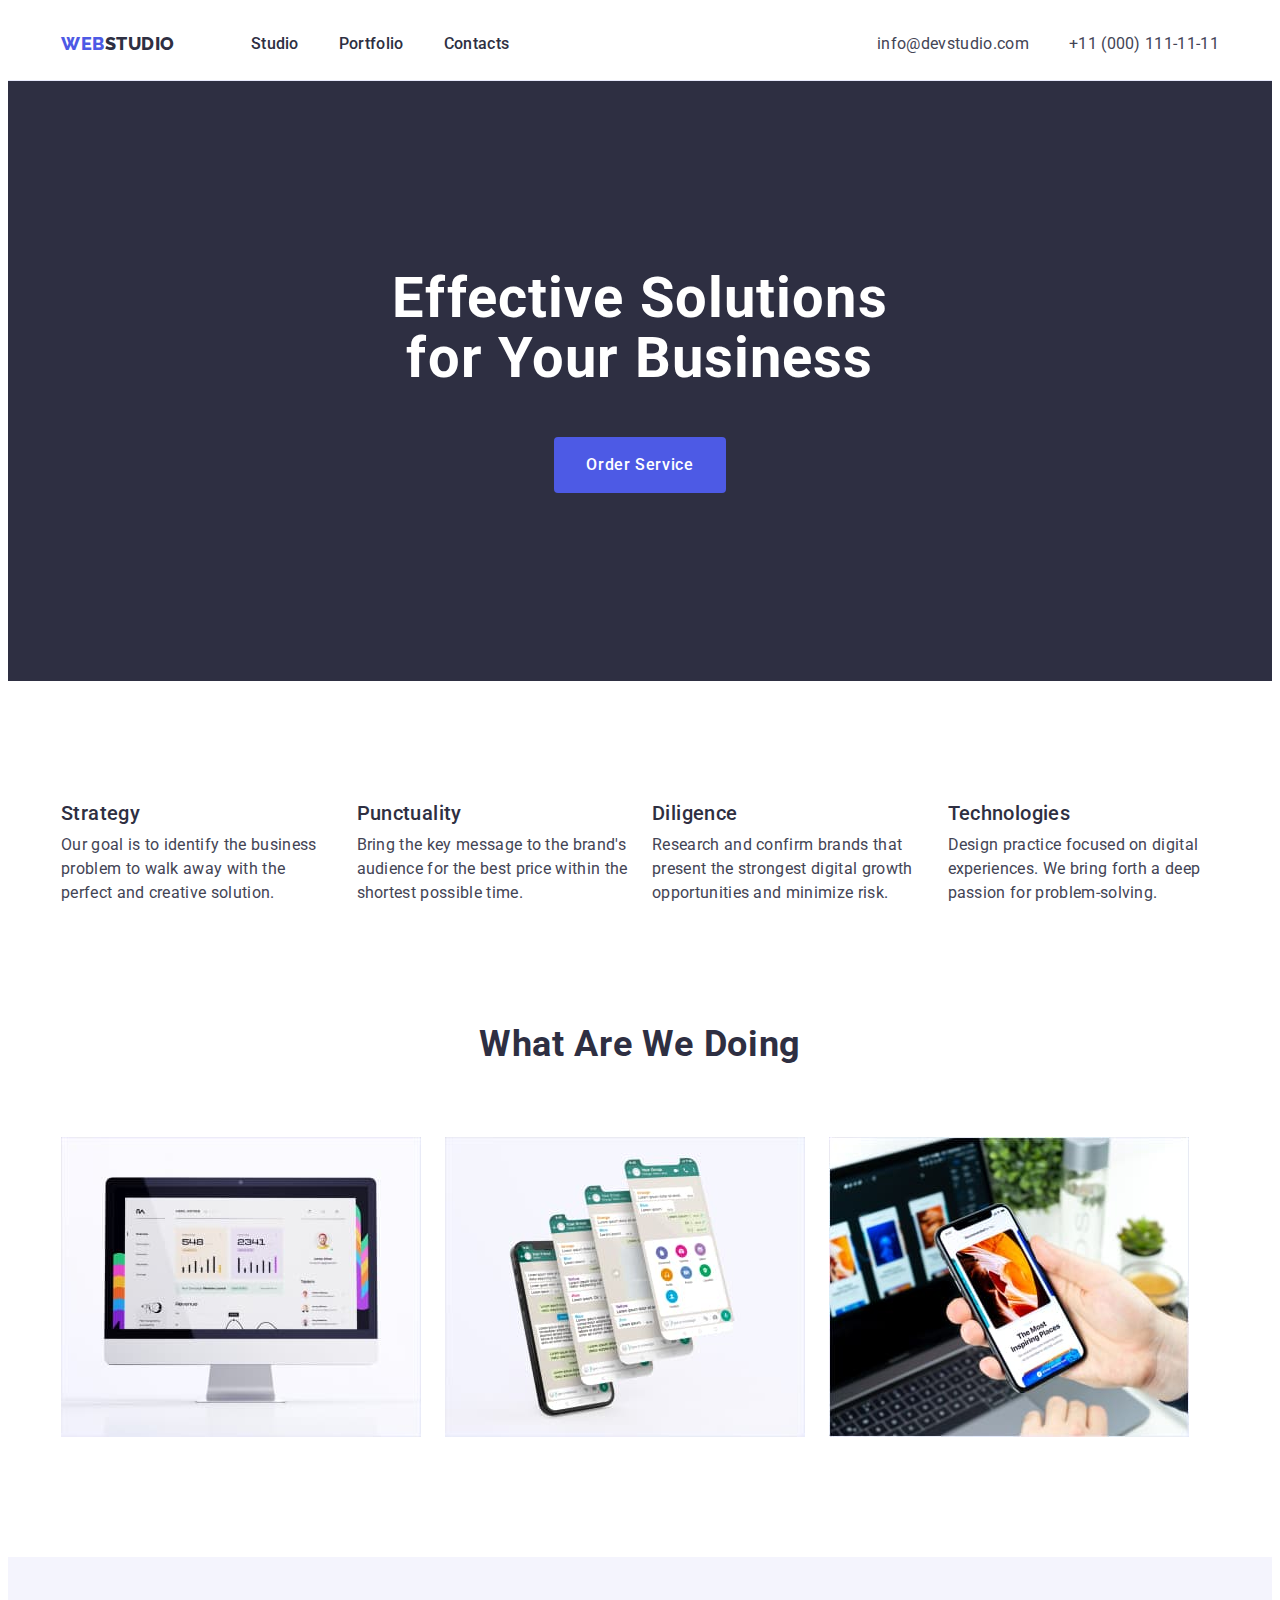
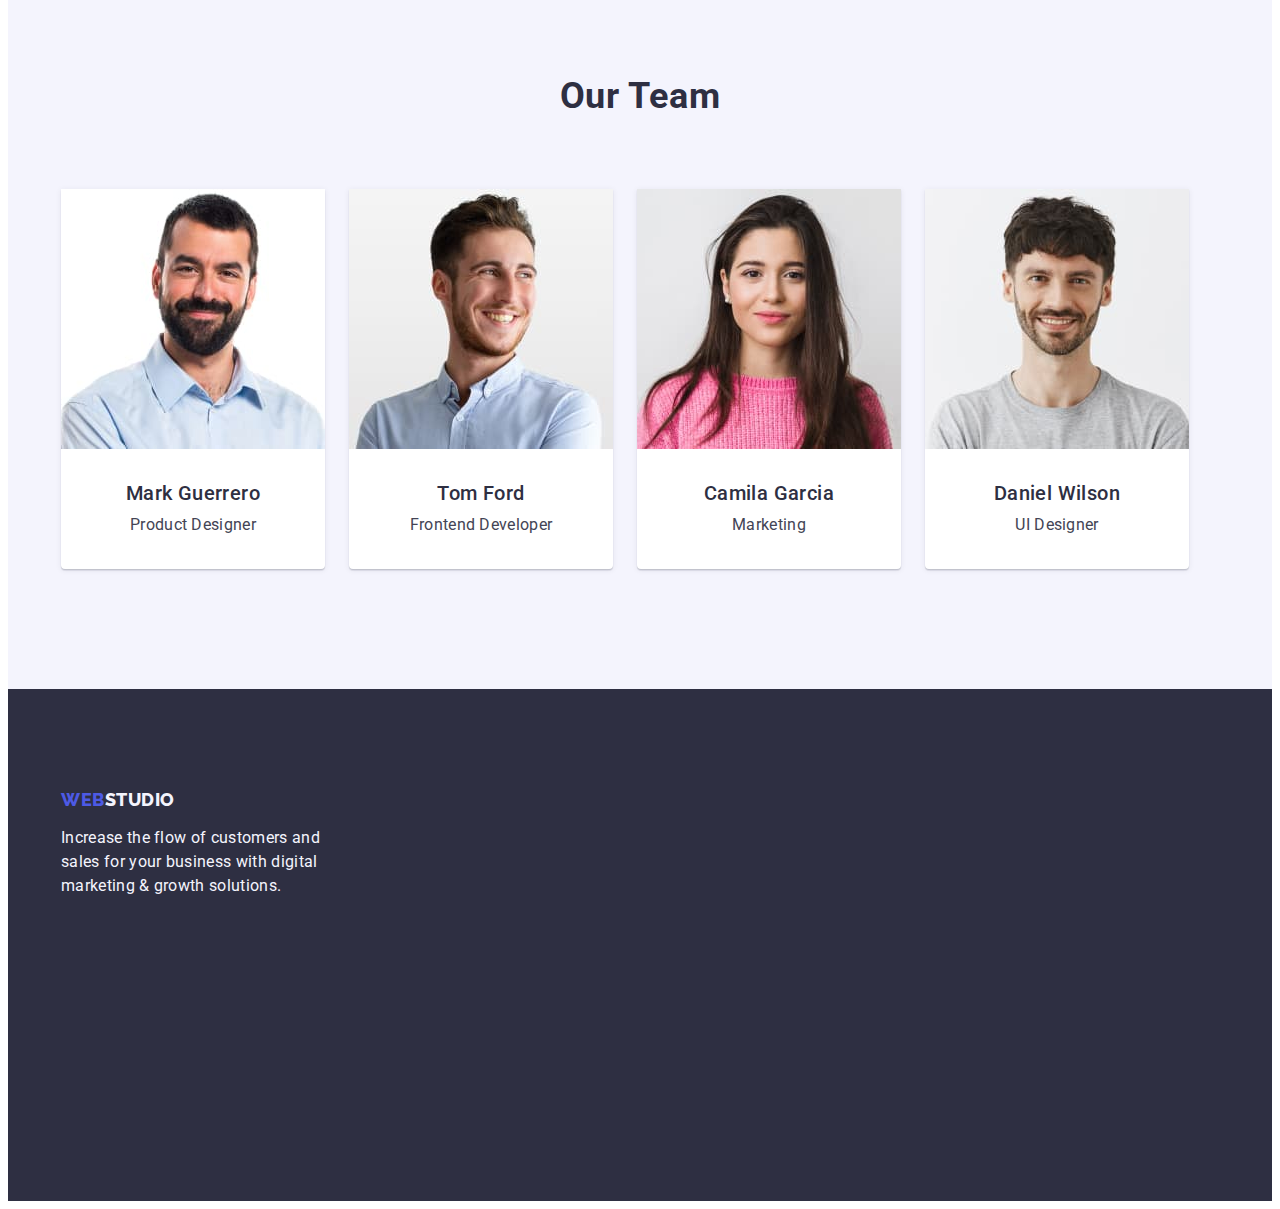
<file: index.html>
<!DOCTYPE html>
<html lang="en">
  <head>
    <meta charset="UTF-8" />
    <meta http-equiv="X-UA-Compatible" content="IE=edge" />
    <meta name="viewport" content="width=device-width, initial-scale=1.0" />
    <title>Studio</title>
    <link rel="preconnect" href="https://fonts.googleapis.com" />
    <link rel="preconnect" href="https://fonts.gstatic.com" crossorigin />
    <link
      href="https://fonts.googleapis.com/css2?family=Raleway:wght@800&family=Roboto:wght@400;500;700;900&display=swap"
      rel="stylesheet"
    />
    <link rel="stylesheet" href="https://cdnjs.cloudflare.com/ajax/libs/modern-normalize/1.1.0/modern-normalize.min.css"
      integrity="sha512-wpPYUAdjBVSE4KJnH1VR1HeZfpl1ub8YT/NKx4PuQ5NmX2tKuGu6U/JRp5y+Y8XG2tV+wKQpNHVUX03MfMFn9Q=="
      crossorigin="anonymous" referrerpolicy="no-referrer" />
    <link rel="stylesheet" href="./css/styles.css" />
  </head> 
  <body>
    <header class="header">
      <div class="header-container container">
        <nav class="header-nav">
          <a class="link logo" href="./index.html"
            >Web<span class="logo-part">Studio</span></a
          >
          <ul class="list header-nav-list">
            <li><a class="link nav-link" href="./index.html">Studio</a></li>
            <li>
              <a class="link nav-link" href="./portfolio.html">Portfolio</a>
            </li>
            <li><a class="link nav-link" href="">Contacts</a></li>
          </ul>
        </nav>
        <address class="adress">
          <ul class="list header-adress-list">
            <li>
              <a class="link contact" href="mailto:info@devstudio.com"
                >info@devstudio.com</a
              >
            </li>
            <li>
              <a class="link contact" href="tel:+110001111111"
                >+11 (000) 111-11-11</a
              >
            </li>
          </ul>
        </address>
      </div>
    </header>
    <main>
      <section class="main-title-box">
        <div class="container">
          <h1 class="hero-title">Effective Solutions for Your Business</h1>
          <button class="hero-btn" type="button">Order Service</button>
        </div>
      </section>
      <section class="feature-section">
        <div class="container">
          <h2 class="visually-hidden">Why we</h2>
          <ul class="list main-section-list">
            <li class="feature-item">
              <h3 class="feature">Strategy</h3>
              <p class="feature-desc">
                Our goal is to identify the business problem to walk away with the
                perfect and creative solution.
              </p>
            </li>
            <li class="feature-item">
              <h3 class="feature">Punctuality</h3>
              <p class="feature-desc">
                Bring the key message to the brand's audience for the best price
                within the shortest possible time.
              </p>
            </li>
            <li class="feature-item">
              <h3 class="feature">Diligence</h3>
              <p class="feature-desc">
                Research and confirm brands that present the strongest digital
                growth opportunities and minimize risk.
              </p>
            </li>
            <li class="feature-item">
              <h3 class="feature">Technologies</h3>
              <p class="feature-desc">
                Design practice focused on digital experiences. We bring forth a
                deep passion for problem-solving.
              </p>
            </li>
          </ul>
        </div>
      </section>
      <section class="business">
        <div class="container">
          <h2 class="section-title">What are we doing</h2>
          <ul class="list business-section-list">
            <li class="item">
              <img
                src="./images/desktop.jpg"
                alt="desktop"
                width="360"
                height="300"
              />
            </li>
            <li class="item">
              <img
                src="./images/phone.jpg"
                alt="phone"
                width="360"
                height="300"
              />
            </li>
            <li class="item">
              <img
                src="./images/gadgets.jpg"
                alt="gadgets"
                width="360"
                height="300"
              />
            </li>
          </ul>
        </div>
      </section>
      <section class="team-section">
        <div class="container">
          <h2 class="section-title ">Our Team</h2>
          <ul class="list team-list">
            <li class="member-card">
              <img
                src="./images/1-mark.jpg"
                alt="Man with black beard in blue shirt"
                width="264"
                height="260"
              />
              <div class="member-card-content">
                <h3 class="member">Mark Guerrero</h3>
                <p class="member-position">Product Designer</p>
              </div>
            </li>
            <li class="member-card">
              <img
                src="./images/2-tom.jpg"
                alt="Man with red beard in blue shirt"
                width="264"
                height="260"
              />
              <div class="member-card-content">
                <h3 class="member">Tom Ford</h3>
                <p class="member-position">Frontend Developer</p>
              </div>
            </li>
            <li class="member-card">
              <img
                src="./images/3-camila.jpg"
                alt="Woman in a pink sweater"
                width="264"
                height="260"
              />
              <div class="member-card-content">
                <h3 class="member">Camila Garcia</h3>
                <p class="member-position">Marketing</p>
              </div>
            </li>
            <li class="member-card">
              <img
                src="./images/4-daniel.jpg"
                alt="Man with black beard in gray t-shirt"
                width="264"
                height="260"
              />
              <div class="member-card-content">
                <h3 class="member">Daniel Wilson</h3>
                <p class="member-position">UI Designer</p>
              </div>
            </li>
          </ul>
        </div>
      </section>
    </main>
    <footer class="footer">
      <div class="container">
        <a class="link logo footer-logo" href="./index.html"
          >Web<span class="footer-logo-part">Studio</span></a
        >
        <p class="footer-desc">
          Increase the flow of customers and sales for your business with digital
          marketing & growth solutions.
        </p>
      </div>
    </footer>
  </body>
</html>
</file>
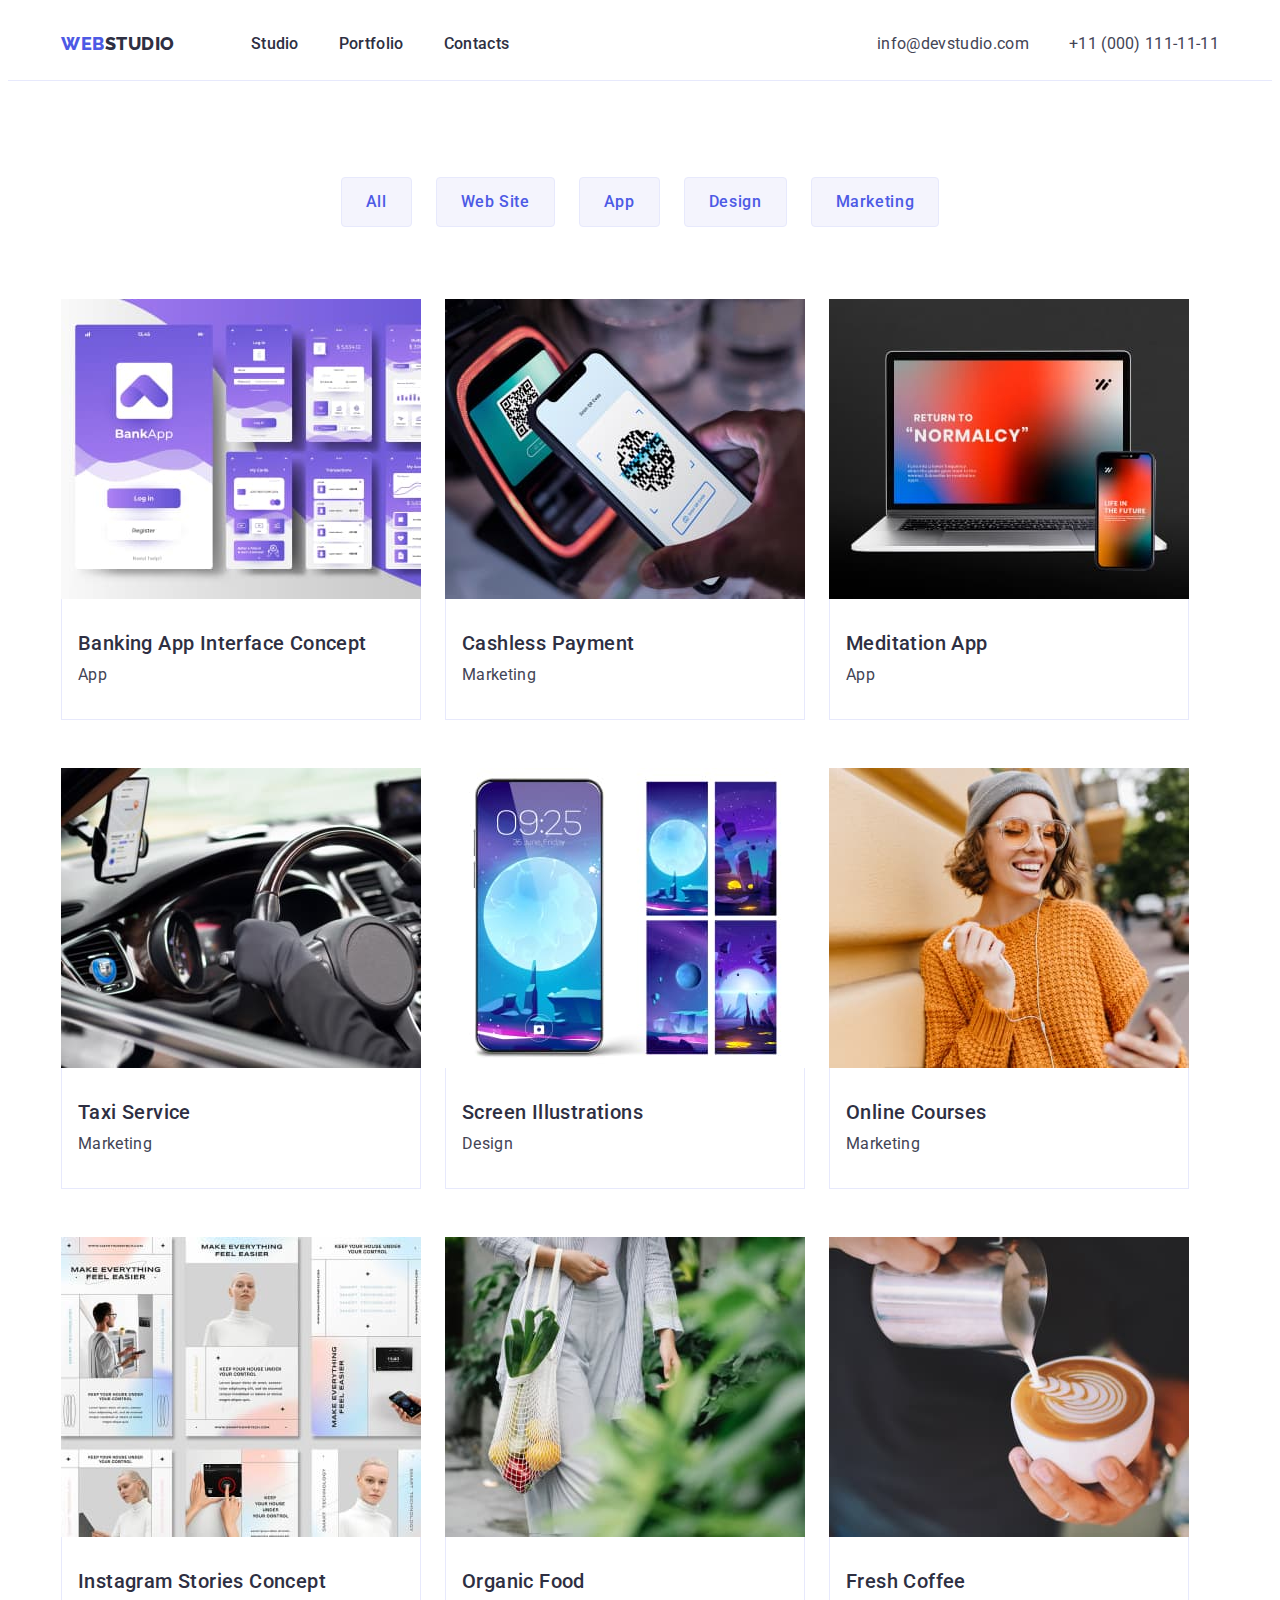
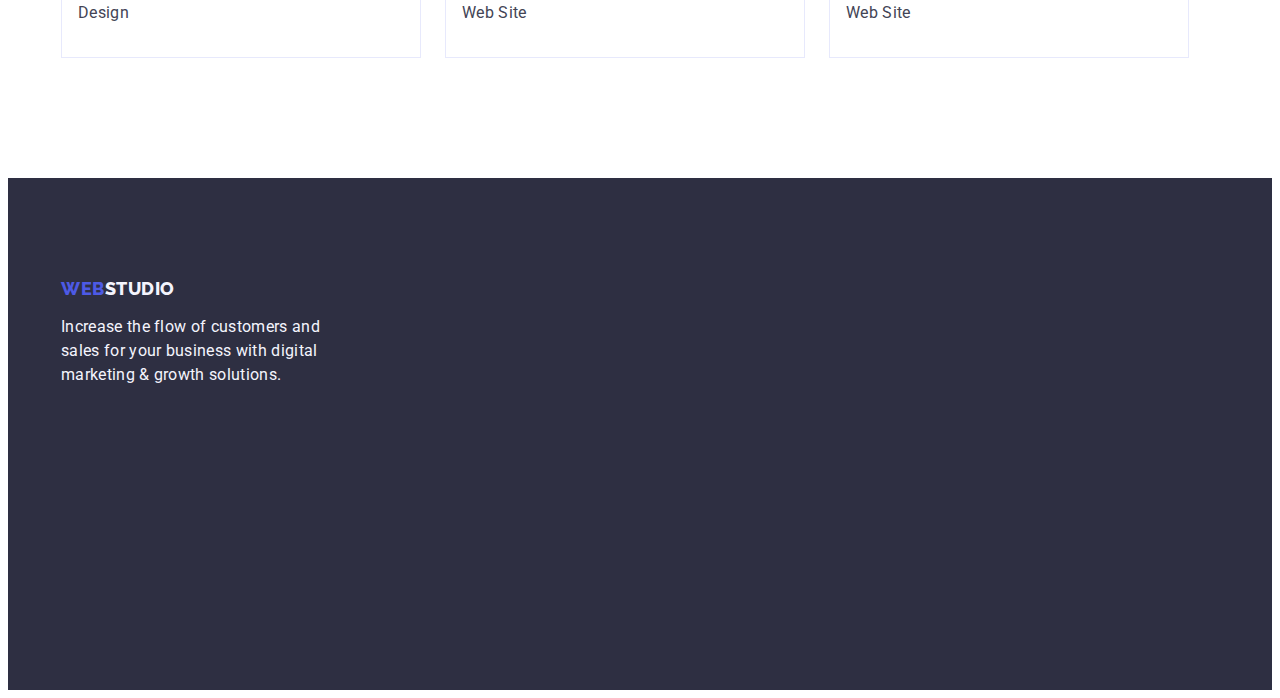
<file: portfolio.html>
<!DOCTYPE html>
<html lang="en">
  <head>
    <meta charset="UTF-8" />
    <meta http-equiv="X-UA-Compatible" content="IE=edge" />
    <meta name="viewport" content="width=device-width, initial-scale=1.0" />
    <title>Portfolio</title>
    <link rel="preconnect" href="https://fonts.googleapis.com" />
    <link rel="preconnect" href="https://fonts.gstatic.com" crossorigin />
    <link
      href="https://fonts.googleapis.com/css2?family=Raleway:wght@800&family=Roboto:wght@400;500;700;900&display=swap"
      rel="stylesheet"
    />
    <link rel="stylesheet" href="https://cdnjs.cloudflare.com/ajax/libs/modern-normalize/1.1.0/modern-normalize.min.css"
      integrity="sha512-wpPYUAdjBVSE4KJnH1VR1HeZfpl1ub8YT/NKx4PuQ5NmX2tKuGu6U/JRp5y+Y8XG2tV+wKQpNHVUX03MfMFn9Q=="
      crossorigin="anonymous" referrerpolicy="no-referrer" />
    <link rel="stylesheet" href="./css/styles.css" />
  </head>
  <body>
    <header class="header">
      <div class="header-container container">
        <nav class="header-nav">
          <a class="link logo" href="./index.html">Web<span class="logo-part">Studio</span></a>
          <ul class="list header-nav-list">
            <li><a class="link nav-link" href="./index.html">Studio</a></li>
            <li>
              <a class="link nav-link" href="./portfolio.html">Portfolio</a>
            </li>
            <li><a class="link nav-link" href="">Contacts</a></li>
          </ul>
        </nav>
        <address class="adress">
          <ul class="list header-adress-list">
            <li>
              <a class="link contact" href="mailto:info@devstudio.com">info@devstudio.com</a>
            </li>
            <li>
              <a class="link contact" href="tel:+110001111111">+11 (000) 111-11-11</a>
            </li>
          </ul>
        </address>
      </div>
    </header>
    <main>
      <section class="portfolio-container">
        <div class="container">
          <h1 class="visually-hidden">Our projects</h1>
          <ul class="list main-container-filter">
            <li><button class="filter" type="button">All</button></li>
            <li><button class="filter" type="button">Web Site</button></li>
            <li><button class="filter" type="button">App</button></li>
            <li><button class="filter" type="button">Design</button></li>
            <li><button class="filter" type="button">Marketing</button></li>
          </ul>
          <ul class="list main-container-project">
            <li class="project">
              <a href="" class="link">
                  <img
                    src="./images/portfolio/project-1.jpg"
                    alt="Graphical user interface, application"
                    width="360"
                    height="300"
                  />
                  <div class="portfolio-card-content">
                    <h2 class="project-name">Banking App Interface Concept</h2>
                    <p class="project-type">App</p>
                  </div>
              </a>
            </li>
            <li class="project">
              <a href="" class="link">
                  <img
                    src="./images/portfolio/project-2.jpg"
                    alt="A person holding a cell phone"
                    width="360"
                    height="300"
                  />
                  <div class="portfolio-card-content">
                    <h2 class="project-name">Cashless Payment</h2>
                    <p class="project-type">Marketing</p>
                  </div>
              </a>
            </li>
            <li class="project">
              <a href="" class="link">
                  <img
                    src="./images/portfolio/project-3.jpg"
                    alt="A laptop and a smartphone"
                    width="360"
                    height="300"
                  />
                  <div class="portfolio-card-content">
                    <h2 class="project-name">Meditation App</h2>
                    <p class="project-type">App</p>
                  </div>
              </a>
            </li>
            <li class="project">
              <a href="" class="link">
                  <img
                    src="./images/portfolio/project-4.jpg"
                    alt="A person driving a car and looking at navigator"
                    width="360"
                    height="300"
                  />
                  <div class="portfolio-card-content">
                    <h2 class="project-name">Taxi Service</h2>
                    <p class="project-type">Marketing</p>
                  </div>
              </a>
            </li>
            <li class="project">
              <a href="" class="link">
                  <img
                    src="./images/portfolio/project-5.jpg"
                    alt="Smartphone with a space wallpaper"
                    width="360"
                    height="300"
                  />
                  <div class="portfolio-card-content">
                    <h2 class="project-name">Screen Illustrations</h2>
                    <p class="project-type">Design</p>
                  </div>
              </a>
            </li>
            <li class="project">
              <a href="" class="link">
                  <img
                    src="./images/portfolio/project-6.jpg"
                    alt="A person in orange sweater wearing glasses and a hat"
                    width="360"
                    height="300"
                  />
                  <div class="portfolio-card-content">
                    <h2 class="project-name">Online Courses</h2>
                    <p class="project-type">Marketing</p>
                  </div>
              </a>
            </li>
            <li class="project">
              <a href="" class="link">
                  <img
                    src="./images/portfolio/project-7.jpg"
                    alt="Graphical user interface of a website"
                    width="360"
                    height="300"
                  />
                  <div class="portfolio-card-content">
                    <h2 class="project-name">Instagram Stories Concept</h2>
                    <p class="project-type">Design</p>
                  </div>
              </a>
            </li>
            <li class="project">
              <a href="" class="link">
                  <img
                    src="./images/portfolio/project-8.jpg"
                    alt="A person holding a bag of fruit"
                    width="360"
                    height="300"
                  />
                  <div class="portfolio-card-content">
                    <h2 class="project-name">Organic Food</h2>
                    <p class="project-type">Web Site</p>
                  </div>
              </a>
            </li>
            <li class="project">
              <a href="" class="link">
                  <img
                    src="./images/portfolio/project-9.jpg"
                    alt="A man makes coffee"
                    width="360"
                    height="300"
                  />
                  <div class="portfolio-card-content">
                    <h2 class="project-name">Fresh Coffee</h2>
                    <p class="project-type">Web Site</p>
                  </div>
              </a>
            </li>
          </ul>
        </div>
      </section>
    </main>
    <footer class="footer">
      <div class="container">
        <a class="link logo" href="./index.html"
          >Web<span class="footer-logo-part">Studio</span></a
        >
        <p class="footer-desc">
          Increase the flow of customers and sales for your business with digital
          marketing & growth solutions.
        </p>
      </div>
    </footer>
  </body>
</html>
</file>
<file: css/styles.css>
:root {
  --main-color: #434455;
  --primary-color: #2e2f42;
  --total-white: #ffffff;
  --cloud: #f4f4fd;
  --iris: #4d5ae5;
  --ocean: #404bbf;
  --border-color: #E7E9FC;
}

body {
  font-family: "Roboto", sans-serif;
  font-size: 16px;
  color: var(--main-color);
  background-color: var(--total-white);
}


/*reset*/

h1,h2,h3,h4,h5,h6,p {
  margin: 0;
}

img {
  display: block;
}

.list {
  list-style: none;
  padding: 0;
  margin: 0;
}

.link {
  text-decoration: none;
}

button {
  cursor: pointer;
}

.visually-hidden {
  position: absolute;
  width: 1px;
  height: 1px;
  margin: -1px;
  border: 0;
  padding: 0;
  white-space: nowrap;
  clip-path: inset(100%);
  clip: rect(0 0 0 0);
  overflow: hidden;
}

/*header*/

.header {
  border-bottom: 1px solid var(--border-color);;
}

.logo {
  font-family: "Raleway", sans-serif;
  text-transform: uppercase;
  font-weight: 800;
  font-size: 18px;
  line-height: 1.17;
  letter-spacing: 0.03em;
  color: var(--iris);
  display: inline-block;
}

.header .logo {
  margin-right: 76px;
}

.logo-part {
  color: var(--primary-color);
}

.nav-link {
  display: block;
  font-weight: 500;
  font-size: 16px;
  line-height: calc(24 / 16);
  letter-spacing: 0.02em;
  color: var(--primary-color);
  padding: 24px 0;
}

.nav-link:hover,
.nav-link:focus {
  color: var(--ocean);
}

.adress {
  font-style: normal;
}

.contact {
  font-size: 16px;
  line-height: calc(24 / 16);
  color: var(--main-color);
  letter-spacing: 0.02em;
  padding: 24px 0;
}

.contact:hover,
.contact:focus {
  color: var(--ocean);
}

/*main*/
.main-title-box {
  background-color: var(--primary-color);
  padding: 188px 0;
}

.hero-title {
  font-weight: 700;
  font-size: 56px;
  line-height: 1.07;
  text-align: center;
  letter-spacing: 0.02em;
  color: var(--total-white);
  max-width: 496px;
  margin-bottom: 48px;
  margin-left: auto;
  margin-right: auto;
}

.hero-btn {
  font-family: "Roboto", sans-serif;
  font-weight: 500;
  font-size: 16px;
  line-height: calc(24 / 16);
  letter-spacing: 0.04em;
  color: var(--total-white);
  background-color: var(--iris);
  border: none;
  border-radius: 4px;
  cursor: pointer;
  min-width: 169px;
  padding: 16px 32px;  
  display: block;
  margin-left: auto;
  margin-right: auto;
}

.hero-btn:hover,
.hero-btn:focus {
  background-color: var(--ocean);
}

.feature {
  font-weight: 500;
  font-size: 20px;
  letter-spacing: 0.02em;
  line-height: calc(24 / 20);
  color: var(--primary-color);
  margin-bottom: 8px;
  
}

.feature-desc {
  font-size: 16px;
  line-height: calc(24 / 16);
  letter-spacing: 0.02em;
  color: var(--main-color);
}

.section-title {
  font-weight: 700;
  font-size: 36px;
  line-height: 1.11;
  text-align: center;
  letter-spacing: 0.02em;
  text-transform: capitalize;
  color: var(--primary-color);
  margin-bottom: 72px;  
}

.team-section {
  background-color: var(--cloud);
  padding: 120px 0;
}

.member {
  font-weight: 500;
  font-size: 20px;
  line-height: calc(24 / 20);
  letter-spacing: 0.02em;
  color: var(--primary-color);
  margin-bottom: 8px;
  text-align: center;
}

.member-position {
  font-size: 16px;
  line-height: calc(24 / 16);
  letter-spacing: 0.02em;
  color: var(--main-color);
  text-align: center;
}

.member-card {
  background-color: var(--total-white); 
  border-radius: 0px 0px 4px 4px;
  box-shadow: 0px 1px 6px rgba(46, 47, 66, 0.08), 0px 1px 1px rgba(46, 47, 66, 0.16), 0px 2px 1px rgba(46, 47, 66, 0.08);
}

.member-card-content {
  padding: 32px 16px;
}

/*footer*/

.footer {
  background-color: var(--primary-color);
  height: 312px;
  padding: 100px 0;
}

.footer .logo {
  margin-bottom: 16px;
}

.footer-logo-part {
  color: var(--cloud);
}

.footer-desc {
  font-size: 16px;
  line-height: calc(24 / 16);
  color: var(--cloud);
  width: 264px;
  letter-spacing: 0.02em;
}

/*portfolio*/

.filter {
  font-family: "Roboto", sans-serif;
  font-weight: 500;
  font-size: 16px;
  line-height: calc(24 / 16);
  letter-spacing: 0.04em;
  background-color: var(--cloud);
  color: var(--iris);
  border: 1px solid #e7e9fc;
  border-radius: 4px;
  cursor: pointer;
  padding: 12px 24px;
}

.filter:hover,
.filter:active,
.filter:focus {
  background-color: var(--ocean);
  color: var(--total-white);
  border: 1px solid transparent;
}

.project-name {
  font-weight: 500;
  font-size: 20px;
  line-height: calc(24 / 20);
  color: var(--primary-color);
  letter-spacing: 0.02em;
  margin-bottom: 8px;
}

.project-type {
  font-size: 16px;
  line-height: 1.5;
  letter-spacing: 0.02em;
  color: var(--main-color);
}

.container {
  width: 1158px;
  padding: 0 15px;
  margin: 0 auto;
}

.header-nav-list {
  display: flex;
  align-items: center;
  gap: 40px;
}

.header-container {
  display: flex;
  align-items: center;
}

.header-nav {
  display: flex;
  align-items: center;
  margin-right: auto;
}

.header-adress-list {
  display: flex;
}

.header-adress-list>:first-child {
  margin-right: 40px;
}

.feature-section {
  padding: 120px 0;
}

.main-section-list {
  display: flex;
  gap: 24px;  
}

.feature-item {
  width: calc((100% - 72px) / 4);
}

.business {
  padding-bottom: 120px;
}

.business-section-list {
  display: flex;
  gap: 24px;
}

.team-list {
  display: flex;
  gap: 24px;
}

.main-container-filter {
  display: flex;
  gap: 24px;
  justify-content: center;
  margin-bottom: 72px;
}

.portfolio-container {
  padding-top: 96px;
  padding-bottom: 120px;
  }

.main-container-project {
  display: flex;
  flex-wrap: wrap;
  gap: 48px 24px;
}

.portfolio-card-content {
  padding: 32px 16px;
  border: 1px solid var(--border-color);
  border-top-style: none;
}
</file>
